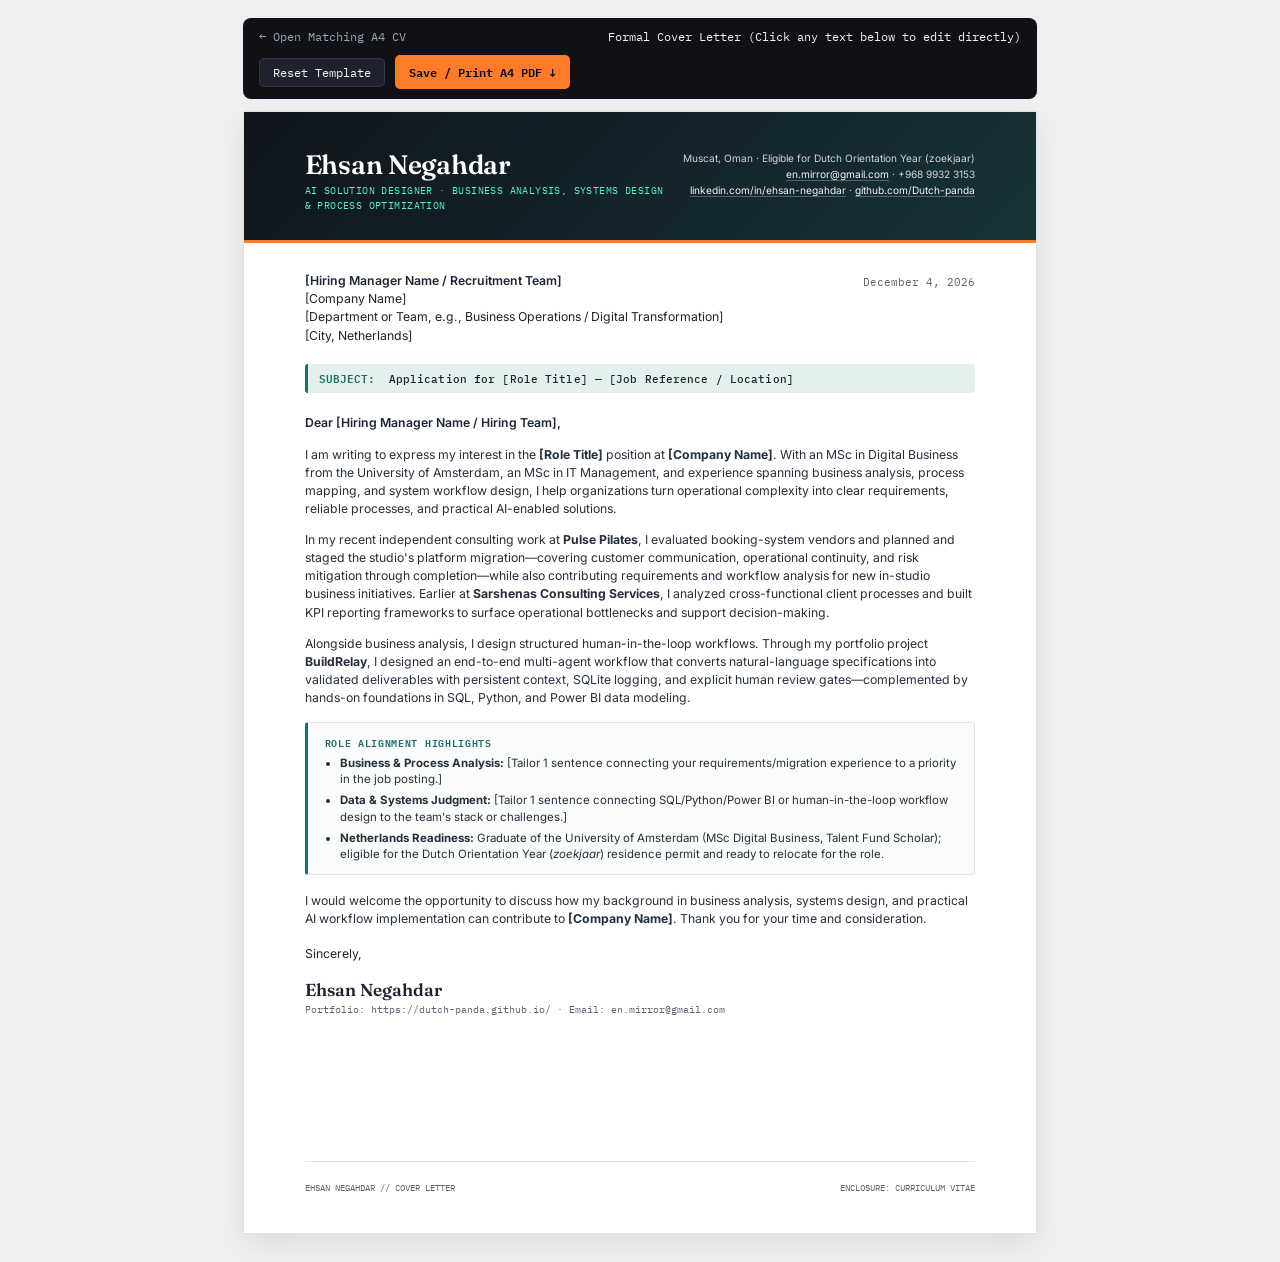
<file: cover-letter.html>
<!DOCTYPE html>
<html lang="en">
<head>
  <meta charset="UTF-8" />
  <meta name="viewport" content="width=device-width, initial-scale=1.0" />
  <title>Ehsan Negahdar — Cover Letter (A4 Printable Template)</title>
  <meta name="description" content="Formal A4 printable cover letter template for Ehsan Negahdar — AI Solution Designer: Business Analysis, Systems Design &amp; Process Optimization." />
  <meta name="author" content="Ehsan Negahdar" />
  <link rel="icon" type="image/svg+xml" href="./assets/logo-git-e.svg" />
  <link rel="preconnect" href="https://fonts.googleapis.com" />
  <link rel="preconnect" href="https://fonts.gstatic.com" crossorigin />
  <link
    href="https://fonts.googleapis.com/css2?family=Fraunces:opsz,wght@9..144,500;9..144,600&family=Inter:wght@400;500;600;700&family=IBM+Plex+Mono:wght@400;500&display=swap"
    rel="stylesheet"
  />
  <style>
    :root {
      --bg: #eef1f0;
      --panel: #ffffff;
      --ink: #1b2430;
      --ink-soft: #5b6472;
      --accent: #1e6e67;
      --accent-tint: #e4f0ee;
      --line: #dee3e3;
      --mono: 'IBM Plex Mono', monospace;
    }

    @page {
      size: A4 portrait;
      margin: 0;
    }

    *, *::before, *::after {
      box-sizing: border-box;
      margin: 0;
      padding: 0;
    }

    html, body {
      background: var(--bg);
      color: var(--ink);
      font-family: 'Inter', -apple-system, BlinkMacSystemFont, sans-serif;
      font-size: 9.2pt;
      line-height: 1.48;
      -webkit-font-smoothing: antialiased;
      -webkit-print-color-adjust: exact;
      print-color-adjust: exact;
    }

    /* Top action toolbar (screen only) */
    .screen-toolbar {
      max-width: 210mm;
      margin: 18px auto 12px;
      display: flex;
      justify-content: space-between;
      align-items: center;
      flex-wrap: wrap;
      gap: 10px;
      padding: 10px 16px;
      background: #101116;
      color: #f4f4f6;
      border-radius: 8px;
      font-family: var(--mono);
      font-size: 11.5px;
    }

    .toolbar-actions {
      display: flex;
      gap: 10px;
      align-items: center;
      flex-wrap: wrap;
    }

    .toolbar-btn {
      background: #ff7b29;
      color: #0b0b0d;
      border: none;
      padding: 7px 14px;
      border-radius: 5px;
      font-family: var(--mono);
      font-size: 11.5px;
      font-weight: 600;
      cursor: pointer;
      text-decoration: none;
    }

    .toolbar-btn-secondary {
      background: #1e222d;
      color: #f4f4f6;
      border: 1px solid #303646;
      padding: 6px 13px;
      border-radius: 5px;
      font-family: var(--mono);
      font-size: 11.5px;
      cursor: pointer;
      text-decoration: none;
    }

    .toolbar-btn-secondary:hover {
      border-color: #4b5563;
      color: #ffffff;
    }

    .toolbar-link {
      color: #9ca3af;
      text-decoration: none;
    }

    .toolbar-link:hover {
      color: #ffffff;
    }

    /* A4 Sheet Container: 210mm x 297mm */
    .a4-sheet {
      width: 210mm;
      min-height: 297mm;
      margin: 0 auto 28px;
      background: var(--panel);
      border: 1px solid var(--line);
      box-shadow: 0 10px 30px rgba(0, 0, 0, 0.08);
      display: flex;
      flex-direction: column;
    }

    /* ---------- Header (Colored Band Paired with Portfolio & A4 CV) ---------- */
    header {
      padding: 10mm 16mm 7mm;
      background-color: #13252a;
      background-image: linear-gradient(135deg, #10141b 0%, #163338 100%);
      border-bottom: 3px solid #ff7b29;
      flex-shrink: 0;
    }

    .name-row {
      display: flex;
      justify-content: space-between;
      align-items: flex-start;
      gap: 16px;
    }

    h1 {
      font-family: 'Fraunces', serif;
      font-weight: 600;
      font-size: 20pt;
      letter-spacing: -0.01em;
      line-height: 1.15;
      color: #ffffff;
    }

    .title {
      font-family: var(--mono);
      font-size: 7.6pt;
      letter-spacing: 0.04em;
      line-height: 1.45;
      text-transform: uppercase;
      color: #5eead4;
      margin-top: 4px;
      max-width: 105mm;
    }

    .contact {
      font-size: 7.6pt;
      color: #d1d5db;
      text-align: right;
      line-height: 1.6;
      white-space: nowrap;
      flex-shrink: 0;
    }

    .contact a {
      color: #f3f4f6;
      text-decoration: none;
      border-bottom: 1px solid rgba(255, 255, 255, 0.28);
    }

    /* ---------- Letter Content ---------- */
    main.letter-body {
      flex: 1;
      padding: 7.5mm 16mm 10mm;
      display: flex;
      flex-direction: column;
    }

    .letter-meta-row {
      display: flex;
      justify-content: space-between;
      align-items: flex-start;
      gap: 20px;
      margin-bottom: 5mm;
    }

    .recipient-block {
      font-size: 9.2pt;
      line-height: 1.5;
      color: var(--ink);
    }

    .recipient-line {
      display: block;
    }

    .recipient-name {
      font-weight: 600;
    }

    .letter-date {
      font-family: var(--mono);
      font-size: 8.2pt;
      color: var(--ink-soft);
      text-align: right;
      white-space: nowrap;
      padding-top: 2px;
    }

    .subject-bar {
      background: var(--accent-tint);
      border-left: 3px solid var(--accent);
      padding: 6px 11px;
      margin-bottom: 5.5mm;
      font-family: var(--mono);
      font-size: 8.3pt;
      font-weight: 500;
      color: var(--ink);
      letter-spacing: 0.01em;
    }

    .subject-label {
      color: var(--accent);
      font-weight: 600;
      margin-right: 6px;
      text-transform: uppercase;
    }

    .salutation {
      font-weight: 600;
      margin-bottom: 3.5mm;
      color: var(--ink);
    }

    .letter-paragraphs p {
      margin-bottom: 3.4mm;
      color: #26303c;
      text-align: left;
    }

    .letter-paragraphs p:last-child {
      margin-bottom: 0;
    }

    /* Optional Key Alignment Highlights */
    .alignment-box {
      margin: 4mm 0 4.5mm;
      padding: 3mm 4.5mm;
      border: 1px solid var(--line);
      border-left: 3px solid var(--accent);
      background: #fafcfb;
    }

    .alignment-heading {
      font-family: var(--mono);
      font-size: 7.3pt;
      text-transform: uppercase;
      letter-spacing: 0.07em;
      color: var(--accent);
      font-weight: 600;
      margin-bottom: 1.5mm;
    }

    .alignment-list {
      padding-left: 4mm;
      margin: 0;
    }

    .alignment-list li {
      font-size: 8.6pt;
      line-height: 1.44;
      color: #26303c;
      margin-bottom: 1.2mm;
    }

    .alignment-list li:last-child {
      margin-bottom: 0;
    }

    /* Closing & Signature */
    .closing-block {
      margin-top: 4.5mm;
    }

    .closing-phrase {
      margin-bottom: 4.5mm;
      color: var(--ink);
    }

    .signature-name {
      font-family: 'Fraunces', serif;
      font-size: 13pt;
      font-weight: 600;
      color: var(--ink);
      line-height: 1.2;
    }

    .signature-meta {
      font-family: var(--mono);
      font-size: 7.4pt;
      color: var(--ink-soft);
      margin-top: 2px;
    }

    .letter-footer {
      margin-top: auto;
      padding-top: 5mm;
      border-top: 1px solid var(--line);
      display: flex;
      justify-content: space-between;
      align-items: center;
      font-family: var(--mono);
      font-size: 7pt;
      color: var(--ink-soft);
    }

    /* Screen-only editable affordance */
    [contenteditable="true"] {
      outline: none;
      border-radius: 3px;
      transition: background-color 140ms ease, box-shadow 140ms ease;
    }

    [contenteditable="true"]:hover {
      background-color: rgba(30, 110, 103, 0.045);
    }

    [contenteditable="true"]:focus {
      background-color: rgba(30, 110, 103, 0.07);
      box-shadow: 0 0 0 1.5px rgba(30, 110, 103, 0.4);
    }

    @media print {
      html, body {
        background: #ffffff;
      }

      .screen-toolbar {
        display: none !important;
      }

      .a4-sheet {
        margin: 0;
        border: none;
        box-shadow: none;
        width: 100%;
        min-height: 295mm;
        height: auto;
      }

      [contenteditable="true"],
      [contenteditable="true"]:hover,
      [contenteditable="true"]:focus {
        background-color: transparent !important;
        box-shadow: none !important;
      }
    }
  </style>
</head>
<body>
  <div class="screen-toolbar">
    <a href="./cv-a4.html" class="toolbar-link">← Open Matching A4 CV</a>
    <span>Formal Cover Letter (Click any text below to edit directly)</span>
    <div class="toolbar-actions">
      <button type="button" class="toolbar-btn-secondary" id="reset-template-btn">Reset Template</button>
      <button type="button" class="toolbar-btn" onclick="window.print()">Save / Print A4 PDF ↓</button>
    </div>
  </div>

  <div class="a4-sheet">
    <header>
      <div class="name-row">
        <div>
          <h1>Ehsan Negahdar</h1>
          <div class="title">AI Solution Designer · Business Analysis, Systems Design &amp; Process Optimization</div>
        </div>
        <div class="contact">
          Muscat, Oman · Eligible for Dutch Orientation Year (zoekjaar)<br />
          <a href="mailto:en.mirror@gmail.com">en.mirror@gmail.com</a> · +968 9932 3153<br />
          <a href="https://www.linkedin.com/in/ehsan-negahdar/" target="_blank" rel="noopener noreferrer">linkedin.com/in/ehsan-negahdar</a> ·
          <a href="https://github.com/Dutch-panda" target="_blank" rel="noopener noreferrer">github.com/Dutch-panda</a>
        </div>
      </div>
    </header>

    <main class="letter-body">
      <div class="letter-meta-row">
        <div class="recipient-block" contenteditable="true" data-field="recipient">
          <span class="recipient-line recipient-name">[Hiring Manager Name / Recruitment Team]</span>
          <span class="recipient-line">[Company Name]</span>
          <span class="recipient-line">[Department or Team, e.g., Business Operations / Digital Transformation]</span>
          <span class="recipient-line">[City, Netherlands]</span>
        </div>
        <div class="letter-date" contenteditable="true" data-field="date" id="letter-date">
          November 23, 2026
        </div>
      </div>

      <div class="subject-bar" contenteditable="true" data-field="subject">
        <span class="subject-label">Subject:</span> Application for [Role Title] — [Job Reference / Location]
      </div>

      <div class="salutation" contenteditable="true" data-field="salutation">
        Dear [Hiring Manager Name / Hiring Team],
      </div>

      <div class="letter-paragraphs" contenteditable="true" data-field="body">
        <p>
          I am writing to express my interest in the <strong>[Role Title]</strong> position at <strong>[Company Name]</strong>. With an MSc in Digital Business from the University of Amsterdam, an MSc in IT Management, and experience spanning business analysis, process mapping, and system workflow design, I help organizations turn operational complexity into clear requirements, reliable processes, and practical AI-enabled solutions.
        </p>
        <p>
          In my recent independent consulting work at <strong>Pulse Pilates</strong>, I evaluated booking-system vendors and planned and staged the studio's platform migration—covering customer communication, operational continuity, and risk mitigation through completion—while also contributing requirements and workflow analysis for new in-studio business initiatives. Earlier at <strong>Sarshenas Consulting Services</strong>, I analyzed cross-functional client processes and built KPI reporting frameworks to surface operational bottlenecks and support decision-making.
        </p>
        <p>
          Alongside business analysis, I design structured human-in-the-loop workflows. Through my portfolio project <strong>BuildRelay</strong>, I designed an end-to-end multi-agent workflow that converts natural-language specifications into validated deliverables with persistent context, SQLite logging, and explicit human review gates—complemented by hands-on foundations in SQL, Python, and Power BI data modeling.
        </p>
      </div>

      <div class="alignment-box" contenteditable="true" data-field="alignment">
        <div class="alignment-heading">Role Alignment Highlights</div>
        <ul class="alignment-list">
          <li><strong>Business &amp; Process Analysis:</strong> [Tailor 1 sentence connecting your requirements/migration experience to a priority in the job posting.]</li>
          <li><strong>Data &amp; Systems Judgment:</strong> [Tailor 1 sentence connecting SQL/Python/Power BI or human-in-the-loop workflow design to the team's stack or challenges.]</li>
          <li><strong>Netherlands Readiness:</strong> Graduate of the University of Amsterdam (MSc Digital Business, Talent Fund Scholar); eligible for the Dutch Orientation Year (<em>zoekjaar</em>) residence permit and ready to relocate for the role.</li>
        </ul>
      </div>

      <div class="letter-paragraphs" contenteditable="true" data-field="closing-paragraph">
        <p>
          I would welcome the opportunity to discuss how my background in business analysis, systems design, and practical AI workflow implementation can contribute to <strong>[Company Name]</strong>. Thank you for your time and consideration.
        </p>
      </div>

      <div class="closing-block">
        <div class="closing-phrase" contenteditable="true" data-field="closing-phrase">Sincerely,</div>
        <div class="signature-name">Ehsan Negahdar</div>
        <div class="signature-meta">
          Portfolio: https://dutch-panda.github.io/ · Email: en.mirror@gmail.com
        </div>
      </div>

      <div class="letter-footer">
        <span>EHSAN NEGAHDAR // COVER LETTER</span>
        <span>ENCLOSURE: CURRICULUM VITAE</span>
      </div>
    </main>
  </div>

  <script>
    (function () {
      const STORAGE_KEY = 'ehsan_cover_letter_draft_v1';
      const editableNodes = Array.from(document.querySelectorAll('[data-field]'));
      const defaults = {};

      editableNodes.forEach((el) => {
        defaults[el.getAttribute('data-field')] = el.innerHTML;
      });

      const dateEl = document.getElementById('letter-date');
      if (dateEl) {
        const today = new Date();
        const formatted = today.toLocaleDateString('en-US', {
          year: 'numeric',
          month: 'long',
          day: 'numeric',
        });
        defaults.date = formatted;
        dateEl.textContent = formatted;
      }

      try {
        const saved = JSON.parse(localStorage.getItem(STORAGE_KEY) || 'null');
        if (saved && typeof saved === 'object') {
          editableNodes.forEach((el) => {
            const key = el.getAttribute('data-field');
            if (typeof saved[key] === 'string') {
              el.innerHTML = saved[key];
            }
          });
        }
      } catch (_) {}

      function saveDraft() {
        try {
          const payload = {};
          editableNodes.forEach((el) => {
            payload[el.getAttribute('data-field')] = el.innerHTML;
          });
          localStorage.setItem(STORAGE_KEY, JSON.stringify(payload));
        } catch (_) {}
      }

      editableNodes.forEach((el) => {
        el.addEventListener('input', saveDraft);
      });

      const resetBtn = document.getElementById('reset-template-btn');
      if (resetBtn) {
        resetBtn.addEventListener('click', () => {
          editableNodes.forEach((el) => {
            const key = el.getAttribute('data-field');
            if (defaults[key] !== undefined) {
              el.innerHTML = defaults[key];
            }
          });
          try {
            localStorage.removeItem(STORAGE_KEY);
          } catch (_) {}
        });
      }
    })();
  </script>
</body>
</html>
</file>
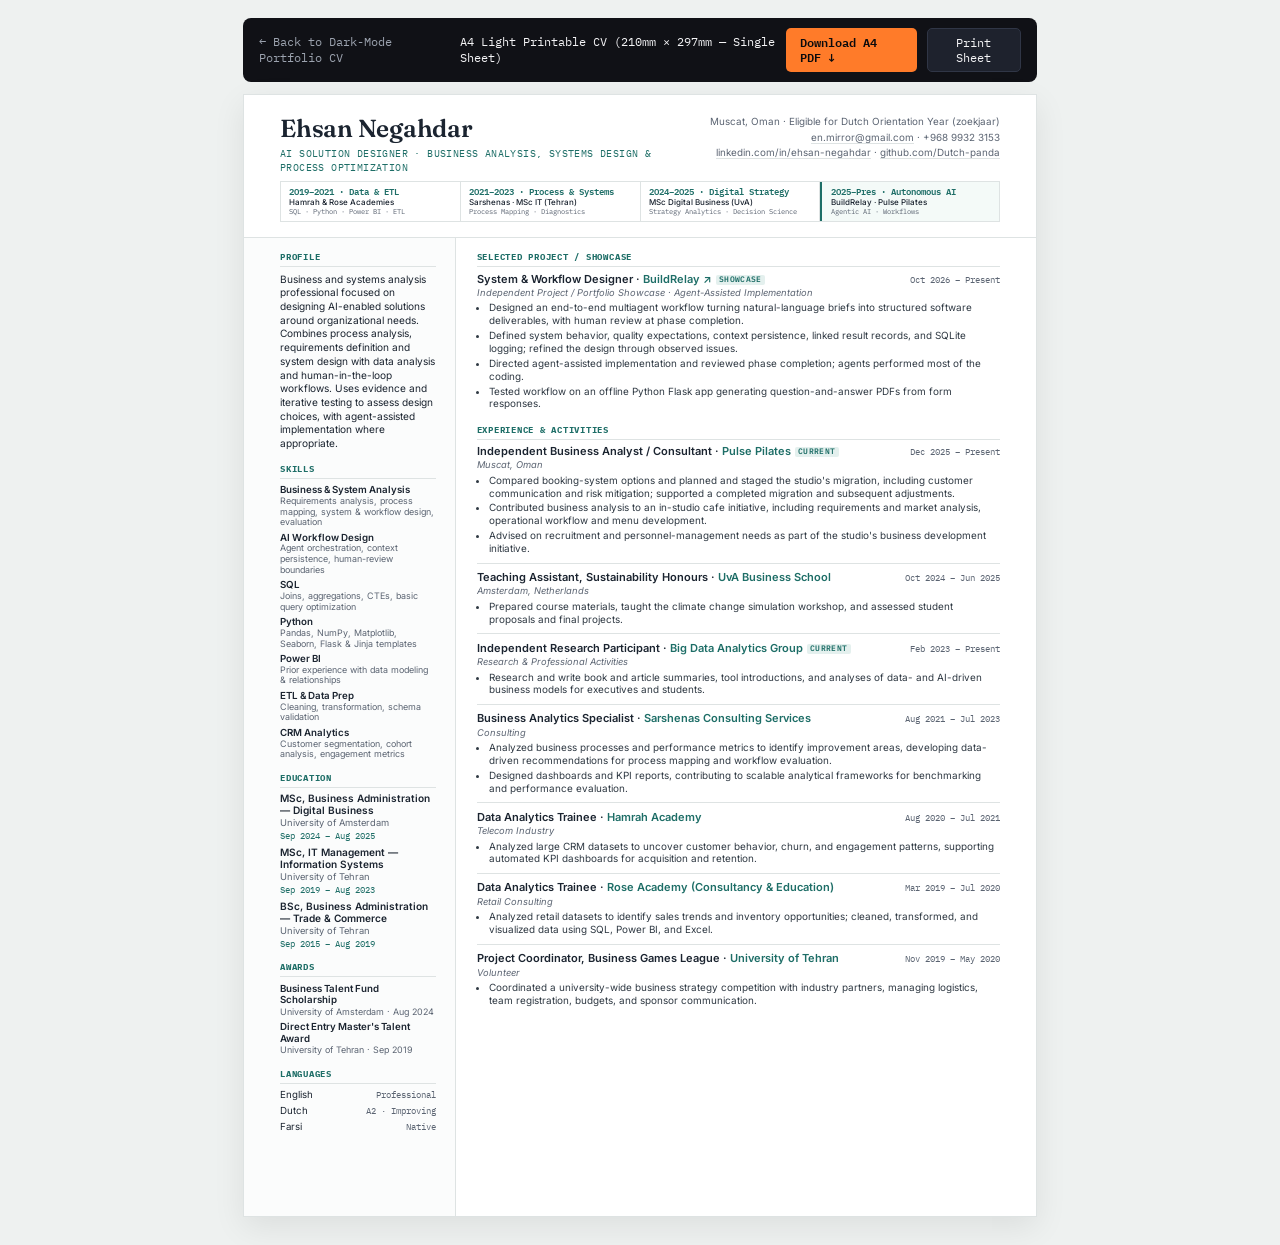
<file: cv-a4.html>
<!DOCTYPE html>
<html lang="en">
<head>
  <meta charset="UTF-8" />
  <meta name="viewport" content="width=device-width, initial-scale=1.0" />
  <title>Ehsan Negahdar — CV (A4 Printable)</title>
  <meta name="description" content="Print-ready curriculum vitae of Ehsan Negahdar — AI Solution Designer: Business Analysis, Systems Design &amp; Process Optimization." />
  <meta name="author" content="Ehsan Negahdar" />
  <link rel="icon" type="image/svg+xml" href="./assets/logo-git-e.svg" />
  <link rel="preconnect" href="https://fonts.googleapis.com" />
  <link rel="preconnect" href="https://fonts.gstatic.com" crossorigin />
  <link
    href="https://fonts.googleapis.com/css2?family=Fraunces:opsz,wght@9..144,500;9..144,600&family=Inter:wght@400;500;600;700&family=IBM+Plex+Mono:wght@400;500&display=swap"
    rel="stylesheet"
  />
  <style>
    :root {
      --bg: #eef1f0;
      --panel: #ffffff;
      --ink: #1b2430;
      --ink-soft: #5b6472;
      --accent: #1e6e67;
      --accent-tint: #e4f0ee;
      --line: #dee3e3;
      --mono: 'IBM Plex Mono', monospace;
    }

    @page {
      size: A4 portrait;
      margin: 0;
    }

    *, *::before, *::after {
      box-sizing: border-box;
      margin: 0;
      padding: 0;
    }

    html, body {
      background: var(--bg);
      color: var(--ink);
      font-family: 'Inter', -apple-system, BlinkMacSystemFont, sans-serif;
      font-size: 8.6pt;
      line-height: 1.32;
      -webkit-font-smoothing: antialiased;
      -webkit-print-color-adjust: exact;
      print-color-adjust: exact;
    }

    /* Top action toolbar (screen only) */
    .screen-toolbar {
      max-width: 210mm;
      margin: 18px auto 12px;
      display: flex;
      justify-content: space-between;
      align-items: center;
      padding: 10px 16px;
      background: #101116;
      color: #f4f4f6;
      border-radius: 8px;
      font-family: var(--mono);
      font-size: 12px;
    }

    .toolbar-actions {
      display: flex;
      gap: 10px;
      align-items: center;
    }

    .toolbar-btn {
      background: #ff7b29;
      color: #0b0b0d;
      border: none;
      padding: 7px 14px;
      border-radius: 5px;
      font-family: var(--mono);
      font-size: 11.5px;
      font-weight: 600;
      cursor: pointer;
      text-decoration: none;
    }

    .toolbar-btn-secondary {
      background: #1e222d;
      color: #f4f4f6;
      border: 1px solid #303646;
      padding: 6px 13px;
      border-radius: 5px;
      font-family: var(--mono);
      font-size: 11.5px;
      cursor: pointer;
      text-decoration: none;
    }

    .toolbar-link {
      color: #9ca3af;
      text-decoration: none;
    }

    .toolbar-link:hover {
      color: #ffffff;
    }

    /* A4 Sheet Container: 210mm x 297mm (Calibrated for full content visibility) */
    .a4-sheet {
      width: 210mm;
      min-height: 297mm;
      height: auto;
      margin: 0 auto 28px;
      background: var(--panel);
      border: 1px solid var(--line);
      box-shadow: 0 10px 30px rgba(0, 0, 0, 0.08);
      display: flex;
      flex-direction: column;
      overflow: visible;
    }

    /* ---------- Header ---------- */
    header {
      padding: 5mm 9.5mm 4mm;
      border-bottom: 1px solid var(--line);
      flex-shrink: 0;
    }

    .name-row {
      display: flex;
      justify-content: space-between;
      align-items: flex-start;
      gap: 16px;
    }

    h1 {
      font-family: 'Fraunces', serif;
      font-weight: 600;
      font-size: 18.5pt;
      letter-spacing: -0.01em;
      line-height: 1.15;
      color: var(--ink);
    }

    .title {
      font-family: var(--mono);
      font-size: 7.5pt;
      letter-spacing: 0.04em;
      line-height: 1.4;
      text-transform: uppercase;
      color: var(--accent);
      margin-top: 4px;
      max-width: 105mm;
    }

    .contact {
      font-size: 7.4pt;
      color: var(--ink-soft);
      text-align: right;
      line-height: 1.55;
      white-space: nowrap;
      flex-shrink: 0;
    }

    .contact a {
      color: var(--ink-soft);
      text-decoration: none;
      border-bottom: 1px solid var(--line);
    }

    /* Career & Skills Roadmap Strip (Replaces 4 data squares) */
    .roadmap-strip {
      display: grid;
      grid-template-columns: repeat(4, 1fr);
      gap: 1px;
      background: var(--line);
      border: 1px solid var(--line);
      margin-top: 1.8mm;
    }

    .roadmap-col {
      background: var(--panel);
      padding: 1.2mm 2.2mm;
    }

    .roadmap-col.current {
      background: #f4faf8;
      border-left: 2px solid var(--accent);
    }

    .rm-period {
      font-family: var(--mono);
      font-size: 6.4pt;
      color: var(--accent);
      font-weight: 600;
      line-height: 1.15;
    }

    .rm-org {
      font-size: 6pt;
      color: var(--ink);
      font-weight: 500;
      margin-top: 0.3mm;
      line-height: 1.15;
    }

    .rm-skills {
      font-size: 5.4pt;
      color: var(--ink-soft);
      font-family: var(--mono);
      margin-top: 0.3mm;
      line-height: 1.15;
    }

    /* ---------- Two-Column Body Filling Remainder of A4 ---------- */
    .body-grid {
      display: grid;
      grid-template-columns: 56mm 1fr;
      flex: 1;
      min-height: 0;
    }

    aside {
      padding: 3.5mm 5mm 3.5mm 9.5mm;
      border-right: 1px solid var(--line);
      background: #fbfcfc;
      display: flex;
      flex-direction: column;
      justify-content: flex-start;
    }

    main {
      padding: 3.5mm 9.5mm 3.5mm 5.5mm;
      display: flex;
      flex-direction: column;
    }

    h2 {
      font-family: var(--mono);
      font-size: 7.1pt;
      letter-spacing: 0.08em;
      text-transform: uppercase;
      color: var(--accent);
      margin: 0 0 1.4mm;
      padding-bottom: 0.7mm;
      border-bottom: 1px solid var(--line);
      flex-shrink: 0;
    }

    .aside-section {
      margin-bottom: 3.2mm;
    }

    .aside-section:last-child {
      margin-bottom: 0;
    }

    p.summary {
      color: var(--ink);
      font-size: 7.6pt;
      line-height: 1.35;
    }

    .skill-item {
      font-size: 7.3pt;
      margin-bottom: 1mm;
      line-height: 1.2;
    }

    .skill-item:last-child {
      margin-bottom: 0;
    }

    .skill-item .sk-name {
      font-weight: 600;
      color: var(--ink);
    }

    .skill-item .sk-desc {
      display: block;
      color: var(--ink-soft);
      font-size: 6.7pt;
    }

    .edu-item {
      margin-bottom: 1.4mm;
    }

    .edu-item:last-child {
      margin-bottom: 0;
    }

    .edu-item .deg {
      font-weight: 600;
      font-size: 7.6pt;
      color: var(--ink);
      line-height: 1.18;
    }

    .edu-item .school {
      font-size: 7pt;
      color: var(--ink-soft);
    }

    .edu-item .dates {
      font-family: var(--mono);
      font-size: 6.5pt;
      color: var(--accent);
      margin-top: 0.2mm;
    }

    .award-item {
      margin-bottom: 1.1mm;
      font-size: 7.3pt;
      line-height: 1.18;
    }

    .award-item:last-child {
      margin-bottom: 0;
    }

    .award-item .a-name {
      font-weight: 600;
      color: var(--ink);
      display: block;
    }

    .award-item .a-meta {
      color: var(--ink-soft);
      font-size: 6.7pt;
    }

    .lang-item {
      display: flex;
      justify-content: space-between;
      font-size: 7.3pt;
      margin-bottom: 0.75mm;
    }

    .lang-item:last-child {
      margin-bottom: 0;
    }

    .lang-item .lvl {
      color: var(--ink-soft);
      font-family: var(--mono);
      font-size: 6.8pt;
    }

    /* ---------- Experience Entries ---------- */
    .exp-list {
      display: flex;
      flex-direction: column;
      flex: none;
      justify-content: flex-start;
    }

    .exp-entry {
      padding-bottom: 2mm;
      margin-bottom: 2mm;
      border-bottom: 1px solid var(--line);
    }

    .exp-entry:last-child {
      border-bottom: none;
      margin-bottom: 0;
      padding-bottom: 0;
    }

    .exp-head {
      display: flex;
      justify-content: space-between;
      align-items: baseline;
      gap: 6px;
      margin-bottom: 0.3mm;
    }

    .exp-role {
      font-size: 8.3pt;
      font-weight: 600;
      color: var(--ink);
      line-height: 1.2;
    }

    .exp-role .org {
      color: var(--accent);
      font-weight: 600;
    }

    .exp-dates {
      font-family: var(--mono);
      font-size: 6.8pt;
      color: var(--ink-soft);
      white-space: nowrap;
      flex-shrink: 0;
    }

    .exp-meta {
      font-size: 7pt;
      color: var(--ink-soft);
      font-style: italic;
      margin-bottom: 0.55mm;
    }

    ul.bullets {
      margin: 0;
      padding-left: 3.4mm;
    }

    ul.bullets li {
      margin-bottom: 0.5mm;
      color: #2f3943;
      font-size: 7.45pt;
      line-height: 1.3;
    }

    ul.bullets li:last-child {
      margin-bottom: 0;
    }

    .current-tag {
      display: inline-block;
      font-family: var(--mono);
      font-size: 5.8pt;
      text-transform: uppercase;
      letter-spacing: 0.04em;
      color: var(--accent);
      background: var(--accent-tint);
      padding: 0.5px 3.5px;
      border-radius: 2px;
      margin-left: 4px;
      vertical-align: middle;
    }

    @media print {
      html, body {
        background: #ffffff;
      }
      .screen-toolbar {
        display: none !important;
      }
      .a4-sheet {
        margin: 0;
        border: none;
        box-shadow: none;
        width: 100%;
        min-height: 297mm;
        height: auto;
        overflow: visible;
      }
      .exp-entry, .aside-section, .edu-item {
        break-inside: avoid;
        page-break-inside: avoid;
      }
    }
  </style>
</head>
<body>
  <div class="screen-toolbar">
    <a href="./cv.html" class="toolbar-link">← Back to Dark-Mode Portfolio CV</a>
    <span>A4 Light Printable CV (210mm × 297mm — Single Sheet)</span>
    <div class="toolbar-actions">
      <a href="./assets/Ehsan-Negahdar-CV.pdf" download="Ehsan-Negahdar-CV.pdf" class="toolbar-btn">Download A4 PDF ↓</a>
      <button type="button" class="toolbar-btn-secondary" onclick="window.print()">Print Sheet</button>
    </div>
  </div>

  <div class="a4-sheet">
    <header>
      <div class="name-row">
        <div>
          <h1>Ehsan Negahdar</h1>
          <div class="title">AI Solution Designer · Business Analysis, Systems Design &amp; Process Optimization</div>
        </div>
        <div class="contact">
          Muscat, Oman · Eligible for Dutch Orientation Year (zoekjaar)<br />
          <a href="mailto:en.mirror@gmail.com">en.mirror@gmail.com</a> · +968 9932 3153<br />
          <a href="https://www.linkedin.com/in/ehsan-negahdar/" target="_blank">linkedin.com/in/ehsan-negahdar</a> ·
          <a href="https://github.com/Dutch-panda" target="_blank">github.com/Dutch-panda</a>
        </div>
      </div>

      <div class="roadmap-strip">
        <div class="roadmap-col">
          <div class="rm-period">2019–2021 · Data &amp; ETL</div>
          <div class="rm-org">Hamrah &amp; Rose Academies</div>
          <div class="rm-skills">SQL · Python · Power BI · ETL</div>
        </div>
        <div class="roadmap-col">
          <div class="rm-period">2021–2023 · Process &amp; Systems</div>
          <div class="rm-org">Sarshenas · MSc IT (Tehran)</div>
          <div class="rm-skills">Process Mapping · Diagnostics</div>
        </div>
        <div class="roadmap-col">
          <div class="rm-period">2024–2025 · Digital Strategy</div>
          <div class="rm-org">MSc Digital Business (UvA)</div>
          <div class="rm-skills">Strategy Analytics · Decision Science</div>
        </div>
        <div class="roadmap-col current">
          <div class="rm-period">2025–Pres · Autonomous AI</div>
          <div class="rm-org">BuildRelay · Pulse Pilates</div>
          <div class="rm-skills">Agentic AI · Workflows</div>
        </div>
      </div>
    </header>

    <div class="body-grid">
      <aside>
        <div class="aside-section">
          <h2>Profile</h2>
          <p class="summary">
            Business and systems analysis professional focused on designing AI-enabled solutions around organizational needs. Combines process analysis, requirements definition and system design with data analysis and human-in-the-loop workflows. Uses evidence and iterative testing to assess design choices, with agent-assisted implementation where appropriate.
          </p>
        </div>

        <div class="aside-section">
          <h2>Skills</h2>
          <div class="skill-item"><span class="sk-name">Business &amp; System Analysis</span><span class="sk-desc">Requirements analysis, process mapping, system &amp; workflow design, evaluation</span></div>
          <div class="skill-item"><span class="sk-name">AI Workflow Design</span><span class="sk-desc">Agent orchestration, context persistence, human-review boundaries</span></div>
          <div class="skill-item"><span class="sk-name">SQL</span><span class="sk-desc">Joins, aggregations, CTEs, basic query optimization</span></div>
          <div class="skill-item"><span class="sk-name">Python</span><span class="sk-desc">Pandas, NumPy, Matplotlib, Seaborn, Flask &amp; Jinja templates</span></div>
          <div class="skill-item"><span class="sk-name">Power BI</span><span class="sk-desc">Prior experience with data modeling &amp; relationships</span></div>
          <div class="skill-item"><span class="sk-name">ETL &amp; Data Prep</span><span class="sk-desc">Cleaning, transformation, schema validation</span></div>
          <div class="skill-item"><span class="sk-name">CRM Analytics</span><span class="sk-desc">Customer segmentation, cohort analysis, engagement metrics</span></div>
        </div>

        <div class="aside-section">
          <h2>Education</h2>
          <div class="edu-item">
            <div class="deg">MSc, Business Administration — Digital Business</div>
            <div class="school">University of Amsterdam</div>
            <div class="dates">Sep 2024 – Aug 2025</div>
          </div>
          <div class="edu-item">
            <div class="deg">MSc, IT Management — Information Systems</div>
            <div class="school">University of Tehran</div>
            <div class="dates">Sep 2019 – Aug 2023</div>
          </div>
          <div class="edu-item">
            <div class="deg">BSc, Business Administration — Trade &amp; Commerce</div>
            <div class="school">University of Tehran</div>
            <div class="dates">Sep 2015 – Aug 2019</div>
          </div>
        </div>

        <div class="aside-section">
          <h2>Awards</h2>
          <div class="award-item">
            <span class="a-name">Business Talent Fund Scholarship</span>
            <span class="a-meta">University of Amsterdam · Aug 2024</span>
          </div>
          <div class="award-item">
            <span class="a-name">Direct Entry Master's Talent Award</span>
            <span class="a-meta">University of Tehran · Sep 2019</span>
          </div>
        </div>

        <div class="aside-section">
          <h2>Languages</h2>
          <div class="lang-item"><span>English</span><span class="lvl">Professional</span></div>
          <div class="lang-item"><span>Dutch</span><span class="lvl">A2 · Improving</span></div>
          <div class="lang-item"><span>Farsi</span><span class="lvl">Native</span></div>
        </div>
      </aside>

      <main>
        <h2>Selected Project / Showcase</h2>
        <div class="exp-list" style="margin-bottom: 3.5mm;">
          <div class="exp-entry">
            <div class="exp-head">
              <div class="exp-role">System &amp; Workflow Designer · <a href="https://github.com/Dutch-panda/BuildRelay" target="_blank" class="org-link" style="color: var(--accent); font-weight: 600; text-decoration: none;">BuildRelay ↗</a><span class="current-tag">Showcase</span></div>
              <div class="exp-dates">Oct 2026 – Present</div>
            </div>
            <div class="exp-meta">Independent Project / Portfolio Showcase · Agent-Assisted Implementation</div>
            <ul class="bullets">
              <li>Designed an end-to-end multiagent workflow turning natural-language briefs into structured software deliverables, with human review at phase completion.</li>
              <li>Defined system behavior, quality expectations, context persistence, linked result records, and SQLite logging; refined the design through observed issues.</li>
              <li>Directed agent-assisted implementation and reviewed phase completion; agents performed most of the coding.</li>
              <li>Tested workflow on an offline Python Flask app generating question-and-answer PDFs from form responses.</li>
            </ul>
          </div>
        </div>

        <h2>Experience &amp; Activities</h2>
        <div class="exp-list">
          <div class="exp-entry">
            <div class="exp-head">
              <div class="exp-role">Independent Business Analyst / Consultant · <span class="org">Pulse Pilates</span><span class="current-tag">Current</span></div>
              <div class="exp-dates">Dec 2025 – Present</div>
            </div>
            <div class="exp-meta">Muscat, Oman</div>
            <ul class="bullets">
              <li>Compared booking-system options and planned and staged the studio's migration, including customer communication and risk mitigation; supported a completed migration and subsequent adjustments.</li>
              <li>Contributed business analysis to an in-studio cafe initiative, including requirements and market analysis, operational workflow and menu development.</li>
              <li>Advised on recruitment and personnel-management needs as part of the studio's business development initiative.</li>
            </ul>
          </div>

          <div class="exp-entry">
            <div class="exp-head">
              <div class="exp-role">Teaching Assistant, Sustainability Honours · <span class="org">UvA Business School</span></div>
              <div class="exp-dates">Oct 2024 – Jun 2025</div>
            </div>
            <div class="exp-meta">Amsterdam, Netherlands</div>
            <ul class="bullets">
              <li>Prepared course materials, taught the climate change simulation workshop, and assessed student proposals and final projects.</li>
            </ul>
          </div>

          <div class="exp-entry">
            <div class="exp-head">
              <div class="exp-role">Independent Research Participant · <span class="org">Big Data Analytics Group</span><span class="current-tag">Current</span></div>
              <div class="exp-dates">Feb 2023 – Present</div>
            </div>
            <div class="exp-meta">Research &amp; Professional Activities</div>
            <ul class="bullets">
              <li>Research and write book and article summaries, tool introductions, and analyses of data- and AI-driven business models for executives and students.</li>
            </ul>
          </div>

          <div class="exp-entry">
            <div class="exp-head">
              <div class="exp-role">Business Analytics Specialist · <span class="org">Sarshenas Consulting Services</span></div>
              <div class="exp-dates">Aug 2021 – Jul 2023</div>
            </div>
            <div class="exp-meta">Consulting</div>
            <ul class="bullets">
              <li>Analyzed business processes and performance metrics to identify improvement areas, developing data-driven recommendations for process mapping and workflow evaluation.</li>
              <li>Designed dashboards and KPI reports, contributing to scalable analytical frameworks for benchmarking and performance evaluation.</li>
            </ul>
          </div>

          <div class="exp-entry">
            <div class="exp-head">
              <div class="exp-role">Data Analytics Trainee · <span class="org">Hamrah Academy</span></div>
              <div class="exp-dates">Aug 2020 – Jul 2021</div>
            </div>
            <div class="exp-meta">Telecom Industry</div>
            <ul class="bullets">
              <li>Analyzed large CRM datasets to uncover customer behavior, churn, and engagement patterns, supporting automated KPI dashboards for acquisition and retention.</li>
            </ul>
          </div>

          <div class="exp-entry">
            <div class="exp-head">
              <div class="exp-role">Data Analytics Trainee · <span class="org">Rose Academy (Consultancy &amp; Education)</span></div>
              <div class="exp-dates">Mar 2019 – Jul 2020</div>
            </div>
            <div class="exp-meta">Retail Consulting</div>
            <ul class="bullets">
              <li>Analyzed retail datasets to identify sales trends and inventory opportunities; cleaned, transformed, and visualized data using SQL, Power BI, and Excel.</li>
            </ul>
          </div>

          <div class="exp-entry">
            <div class="exp-head">
              <div class="exp-role">Project Coordinator, Business Games League · <span class="org">University of Tehran</span></div>
              <div class="exp-dates">Nov 2019 – May 2020</div>
            </div>
            <div class="exp-meta">Volunteer</div>
            <ul class="bullets">
              <li>Coordinated a university-wide business strategy competition with industry partners, managing logistics, team registration, budgets, and sponsor communication.</li>
            </ul>
          </div>
        </div>
      </main>
    </div>
  </div>
</body>
</html>
</file>
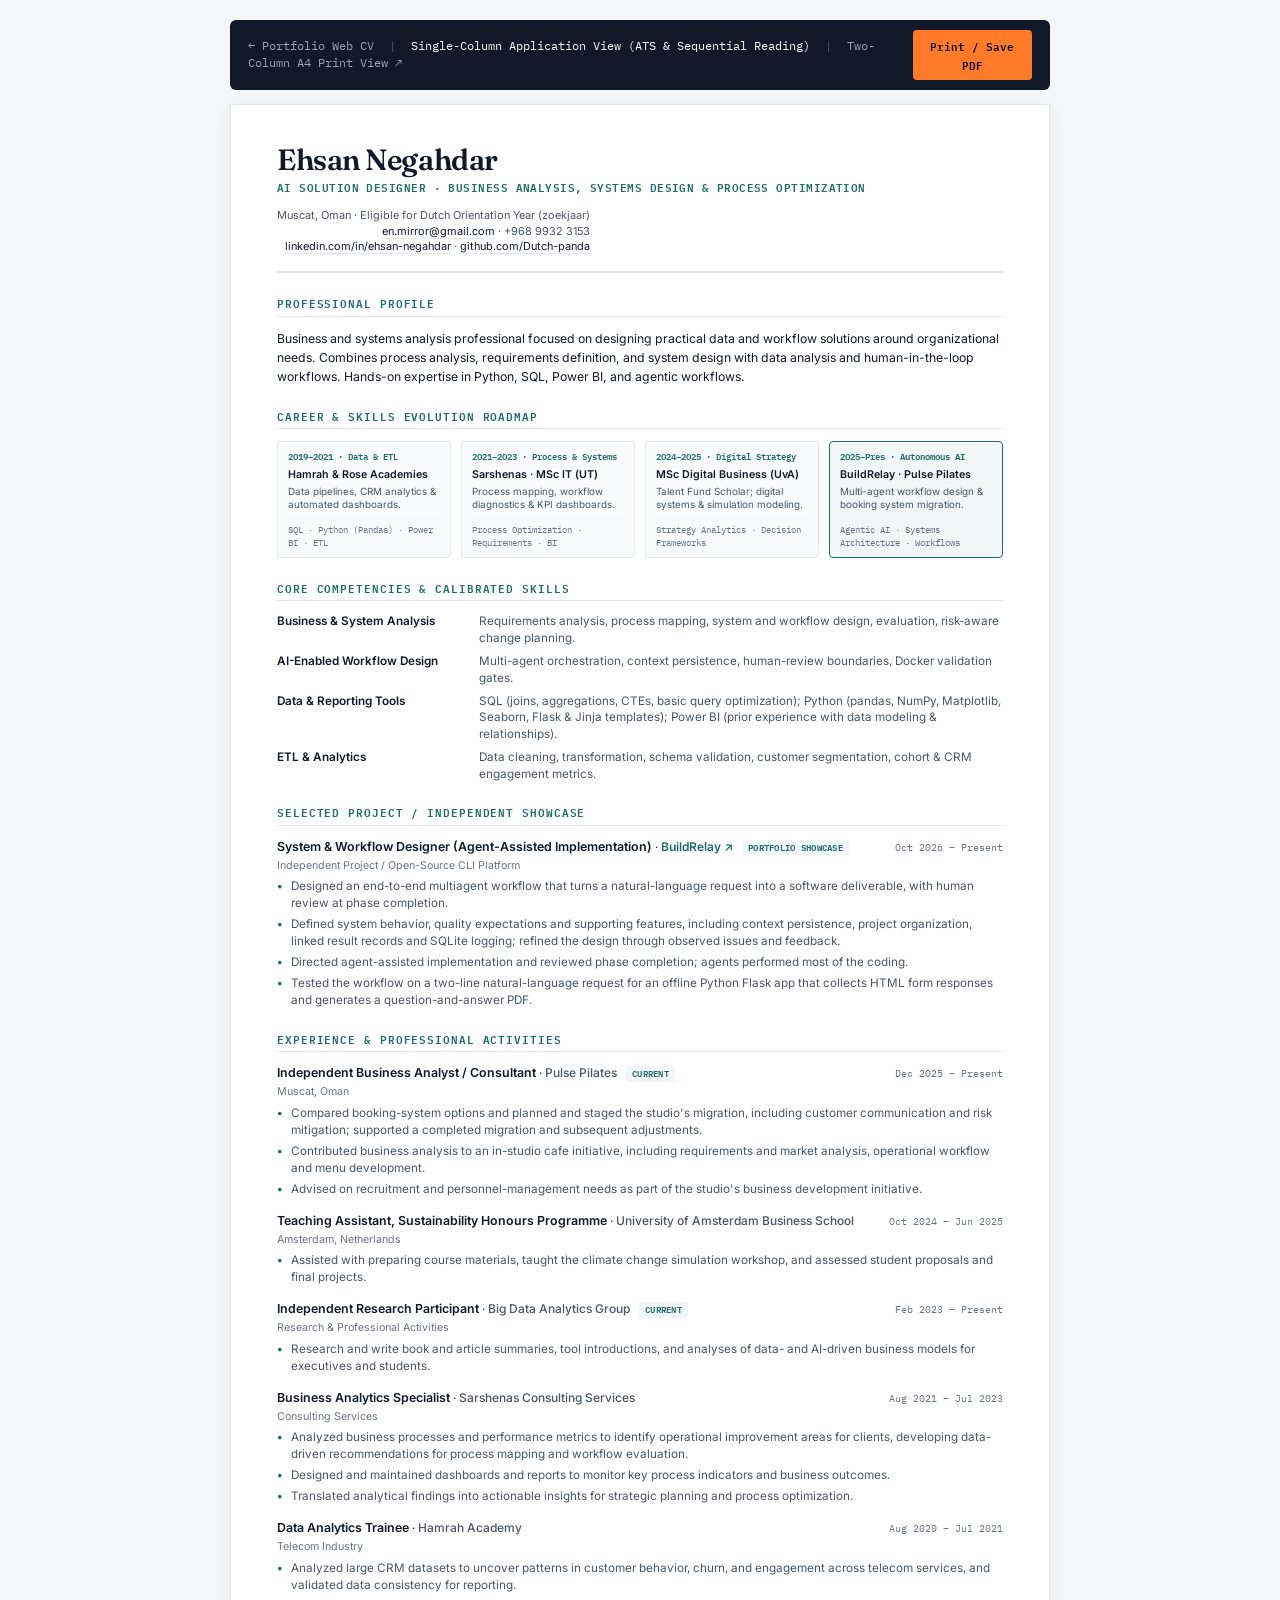
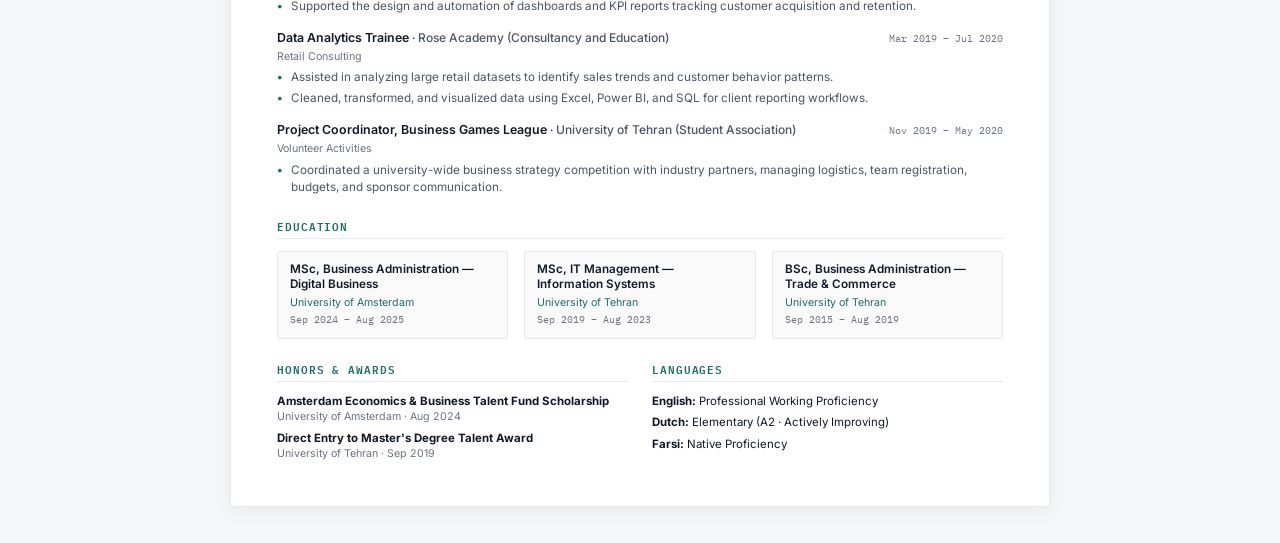
<file: cv-app.html>
<!DOCTYPE html>
<html lang="en">
<head>
  <meta charset="UTF-8" />
  <meta name="viewport" content="width=device-width, initial-scale=1.0" />
  <title>Ehsan Negahdar — CV (Application View)</title>
  <meta name="description" content="Curriculum Vitae of Ehsan Negahdar — AI Solution Designer · Business Analysis, Systems Design &amp; Process Optimization." />
  <meta name="author" content="Ehsan Negahdar" />
  <link rel="icon" type="image/svg+xml" href="./assets/logo-git-e.svg" />
  <link rel="preconnect" href="https://fonts.googleapis.com" />
  <link rel="preconnect" href="https://fonts.gstatic.com" crossorigin />
  <link
    href="https://fonts.googleapis.com/css2?family=Fraunces:opsz,wght@9..144,500;9..144,600&family=Inter:wght@400;500;600;700&family=IBM+Plex+Mono:wght@400;500&display=swap"
    rel="stylesheet"
  />
  <style>
    :root {
      --bg: #f4f6f8;
      --sheet: #ffffff;
      --ink: #111827;
      --ink-muted: #4b5563;
      --ink-light: #6b7280;
      --accent: #1e6e67;
      --accent-tint: #f0f7f6;
      --line: #e5e7eb;
      --line-subtle: #f3f4f6;
      --mono: 'IBM Plex Mono', monospace;
    }

    @page {
      size: A4 portrait;
      margin: 14mm 16mm;
    }

    *, *::before, *::after {
      box-sizing: border-box;
      margin: 0;
      padding: 0;
    }

    html, body {
      background: var(--bg);
      color: var(--ink);
      font-family: 'Inter', -apple-system, BlinkMacSystemFont, sans-serif;
      font-size: 9pt;
      line-height: 1.45;
      -webkit-font-smoothing: antialiased;
    }

    .screen-toolbar {
      max-width: 820px;
      margin: 20px auto 14px;
      display: flex;
      justify-content: space-between;
      align-items: center;
      padding: 10px 18px;
      background: #111827;
      color: #f9fafb;
      border-radius: 6px;
      font-family: var(--mono);
      font-size: 11.5px;
    }

    .toolbar-link {
      color: #9ca3af;
      text-decoration: none;
      transition: color 0.15s ease;
    }

    .toolbar-link:hover {
      color: #ffffff;
    }

    .toolbar-actions {
      display: flex;
      gap: 10px;
      align-items: center;
    }

    .toolbar-btn {
      background: #ff7b29;
      color: #0b0b0d;
      border: none;
      padding: 6px 14px;
      border-radius: 4px;
      font-family: var(--mono);
      font-size: 11px;
      font-weight: 600;
      cursor: pointer;
      text-decoration: none;
    }

    .toolbar-btn-secondary {
      background: #1f2937;
      color: #f3f4f6;
      border: 1px solid #374151;
      padding: 5px 12px;
      border-radius: 4px;
      font-family: var(--mono);
      font-size: 11px;
      cursor: pointer;
      text-decoration: none;
    }

    /* Single-Column Sheet */
    .app-sheet {
      max-width: 820px;
      margin: 0 auto 36px;
      background: var(--sheet);
      padding: 38px 46px;
      border: 1px solid var(--line);
      box-shadow: 0 4px 18px rgba(0, 0, 0, 0.05);
    }

    /* Header */
    header {
      padding-bottom: 16px;
      border-bottom: 2px solid var(--line);
      margin-bottom: 22px;
    }

    .name-block {
      display: flex;
      justify-content: space-between;
      align-items: flex-end;
      flex-wrap: wrap;
      gap: 12px;
    }

    h1 {
      font-family: 'Fraunces', serif;
      font-weight: 600;
      font-size: 22pt;
      letter-spacing: -0.015em;
      line-height: 1.1;
      color: var(--ink);
    }

    .role-title {
      font-family: var(--mono);
      font-size: 8.5pt;
      letter-spacing: 0.04em;
      text-transform: uppercase;
      color: var(--accent);
      font-weight: 600;
      margin-top: 4px;
    }

    .contact-info {
      font-size: 8.2pt;
      color: var(--ink-muted);
      text-align: right;
      line-height: 1.45;
    }

    .contact-info a {
      color: var(--ink);
      text-decoration: none;
      border-bottom: 1px solid var(--line);
    }

    /* Section Structure */
    section {
      margin-bottom: 22px;
    }

    section:last-child {
      margin-bottom: 0;
    }

    h2.section-heading {
      font-family: var(--mono);
      font-size: 8.5pt;
      letter-spacing: 0.08em;
      text-transform: uppercase;
      color: var(--accent);
      border-bottom: 1px solid var(--line);
      padding-bottom: 4px;
      margin-bottom: 12px;
      font-weight: 600;
    }

    p.profile-text {
      color: var(--ink);
      font-size: 9.2pt;
      line-height: 1.55;
    }

    /* Skills Grid */
    .skills-category-list {
      display: flex;
      flex-direction: column;
      gap: 7px;
    }

    .skill-row {
      display: grid;
      grid-template-columns: 190px 1fr;
      gap: 12px;
      font-size: 8.8pt;
      line-height: 1.4;
    }

    .skill-cat-title {
      font-weight: 600;
      color: var(--ink);
    }

    .skill-cat-desc {
      color: var(--ink-muted);
    }

    /* Roadmap Grid */
    .roadmap-grid {
      display: grid;
      grid-template-columns: repeat(4, 1fr);
      gap: 10px;
      margin-top: 4px;
    }

    .rm-box {
      border: 1px solid var(--line);
      border-radius: 4px;
      padding: 8px 10px;
      background: #fafbfc;
      display: flex;
      flex-direction: column;
      gap: 3px;
    }

    .rm-box.current {
      background: var(--accent-tint);
      border-color: var(--accent);
    }

    .rm-tag {
      font-family: var(--mono);
      font-size: 7pt;
      font-weight: 600;
      color: var(--accent);
    }

    .rm-name {
      font-weight: 600;
      font-size: 8pt;
      color: var(--ink);
    }

    .rm-desc {
      font-size: 7.4pt;
      color: var(--ink-muted);
      line-height: 1.35;
      flex: 1;
    }

    .rm-sk {
      font-family: var(--mono);
      font-size: 6.8pt;
      color: var(--ink-light);
      border-top: 1px solid var(--line-subtle);
      padding-top: 4px;
      margin-top: 3px;
    }

    /* Experience & Projects Entries */
    .entry-list {
      display: flex;
      flex-direction: column;
      gap: 14px;
    }

    .entry {
      page-break-inside: avoid;
    }

    .entry-head {
      display: flex;
      justify-content: space-between;
      align-items: baseline;
      margin-bottom: 2px;
    }

    .entry-title {
      font-size: 9.3pt;
      font-weight: 600;
      color: var(--ink);
    }

    .entry-org {
      font-weight: 500;
      color: var(--ink-muted);
    }

    .entry-tag {
      display: inline-block;
      font-family: var(--mono);
      font-size: 7pt;
      padding: 1px 6px;
      background: var(--accent-tint);
      color: var(--accent);
      border-radius: 2px;
      font-weight: 600;
      margin-left: 6px;
      text-transform: uppercase;
      letter-spacing: 0.03em;
    }

    .entry-dates {
      font-family: var(--mono);
      font-size: 7.8pt;
      color: var(--ink-light);
      white-space: nowrap;
    }

    .entry-meta {
      font-size: 8pt;
      color: var(--ink-light);
      margin-bottom: 5px;
    }

    ul.bullets {
      list-style: none;
      padding: 0;
      display: flex;
      flex-direction: column;
      gap: 4px;
    }

    ul.bullets li {
      position: relative;
      padding-left: 14px;
      font-size: 8.8pt;
      color: var(--ink-muted);
      line-height: 1.45;
    }

    ul.bullets li::before {
      content: "•";
      position: absolute;
      left: 0;
      color: var(--accent);
      font-weight: bold;
    }

    /* Education & Details */
    .edu-grid {
      display: grid;
      grid-template-columns: repeat(3, 1fr);
      gap: 16px;
    }

    .edu-card {
      border: 1px solid var(--line);
      padding: 10px 12px;
      border-radius: 3px;
      background: #fafafa;
    }

    .edu-deg {
      font-size: 8.8pt;
      font-weight: 600;
      color: var(--ink);
      line-height: 1.3;
    }

    .edu-school {
      font-size: 8pt;
      color: var(--accent);
      margin-top: 2px;
    }

    .edu-dates {
      font-family: var(--mono);
      font-size: 7.5pt;
      color: var(--ink-light);
      margin-top: 3px;
    }

    /* Two-col Footer Grid for Awards and Languages */
    .footer-dual-grid {
      display: grid;
      grid-template-columns: 1fr 1fr;
      gap: 24px;
    }

    .meta-item {
      font-size: 8.6pt;
      margin-bottom: 6px;
      line-height: 1.35;
    }

    .meta-item strong {
      color: var(--ink);
    }

    .meta-item span {
      color: var(--ink-light);
      font-size: 8pt;
    }

    @media print {
      body {
        background: #ffffff;
      }
      .screen-toolbar {
        display: none !important;
      }
      .app-sheet {
        max-width: 100%;
        margin: 0;
        padding: 0;
        border: none;
        box-shadow: none;
      }
      .entry {
        page-break-inside: avoid;
      }
    }
  </style>
</head>
<body>
  <div class="screen-toolbar">
    <div>
      <a href="./cv.html" class="toolbar-link">← Portfolio Web CV</a>
      <span style="margin: 0 8px; color: #555;">|</span>
      <span>Single-Column Application View (ATS &amp; Sequential Reading)</span>
      <span style="margin: 0 8px; color: #555;">|</span>
      <a href="./cv-a4.html" class="toolbar-link">Two-Column A4 Print View ↗</a>
    </div>
    <div class="toolbar-actions">
      <button type="button" class="toolbar-btn" onclick="window.print()">Print / Save PDF</button>
    </div>
  </div>

  <main class="app-sheet">
    <header>
      <div class="name-block">
        <div>
          <h1>Ehsan Negahdar</h1>
          <div class="role-title">AI Solution Designer · Business Analysis, Systems Design &amp; Process Optimization</div>
        </div>
        <div class="contact-info">
          Muscat, Oman · Eligible for Dutch Orientation Year (zoekjaar)<br />
          <a href="mailto:en.mirror@gmail.com">en.mirror@gmail.com</a> · +968 9932 3153<br />
          <a href="https://www.linkedin.com/in/ehsan-negahdar/" target="_blank" rel="noopener noreferrer">linkedin.com/in/ehsan-negahdar</a> ·
          <a href="https://github.com/Dutch-panda" target="_blank" rel="noopener noreferrer">github.com/Dutch-panda</a>
        </div>
      </div>
    </header>

    <section id="profile">
      <h2 class="section-heading">Professional Profile</h2>
      <p class="profile-text">
        Business and systems analysis professional focused on designing practical data and workflow solutions around organizational needs. Combines process analysis, requirements definition, and system design with data analysis and human-in-the-loop workflows. Hands-on expertise in Python, SQL, Power BI, and agentic workflows.
      </p>
    </section>

    <section id="roadmap">
      <h2 class="section-heading">Career &amp; Skills Evolution Roadmap</h2>
      <div class="roadmap-grid">
        <div class="rm-box">
          <div class="rm-tag">2019–2021 · Data &amp; ETL</div>
          <div class="rm-name">Hamrah &amp; Rose Academies</div>
          <div class="rm-desc">Data pipelines, CRM analytics &amp; automated dashboards.</div>
          <div class="rm-sk">SQL · Python (Pandas) · Power BI · ETL</div>
        </div>
        <div class="rm-box">
          <div class="rm-tag">2021–2023 · Process &amp; Systems</div>
          <div class="rm-name">Sarshenas · MSc IT (UT)</div>
          <div class="rm-desc">Process mapping, workflow diagnostics &amp; KPI dashboards.</div>
          <div class="rm-sk">Process Optimization · Requirements · BI</div>
        </div>
        <div class="rm-box">
          <div class="rm-tag">2024–2025 · Digital Strategy</div>
          <div class="rm-name">MSc Digital Business (UvA)</div>
          <div class="rm-desc">Talent Fund Scholar; digital systems &amp; simulation modeling.</div>
          <div class="rm-sk">Strategy Analytics · Decision Frameworks</div>
        </div>
        <div class="rm-box current">
          <div class="rm-tag">2025–Pres · Autonomous AI</div>
          <div class="rm-name">BuildRelay · Pulse Pilates</div>
          <div class="rm-desc">Multi-agent workflow design &amp; booking system migration.</div>
          <div class="rm-sk">Agentic AI · Systems Architecture · Workflows</div>
        </div>
      </div>
    </section>

    <section id="skills">
      <h2 class="section-heading">Core Competencies &amp; Calibrated Skills</h2>
      <div class="skills-category-list">
        <div class="skill-row">
          <span class="skill-cat-title">Business &amp; System Analysis</span>
          <span class="skill-cat-desc">Requirements analysis, process mapping, system and workflow design, evaluation, risk-aware change planning.</span>
        </div>
        <div class="skill-row">
          <span class="skill-cat-title">AI-Enabled Workflow Design</span>
          <span class="skill-cat-desc">Multi-agent orchestration, context persistence, human-review boundaries, Docker validation gates.</span>
        </div>
        <div class="skill-row">
          <span class="skill-cat-title">Data &amp; Reporting Tools</span>
          <span class="skill-cat-desc">SQL (joins, aggregations, CTEs, basic query optimization); Python (pandas, NumPy, Matplotlib, Seaborn, Flask &amp; Jinja templates); Power BI (prior experience with data modeling &amp; relationships).</span>
        </div>
        <div class="skill-row">
          <span class="skill-cat-title">ETL &amp; Analytics</span>
          <span class="skill-cat-desc">Data cleaning, transformation, schema validation, customer segmentation, cohort &amp; CRM engagement metrics.</span>
        </div>
      </div>
    </section>

    <section id="selected-project">
      <h2 class="section-heading">Selected Project / Independent Showcase</h2>
      <div class="entry-list">
        <div class="entry">
          <div class="entry-head">
            <div>
              <span class="entry-title">System &amp; Workflow Designer (Agent-Assisted Implementation)</span> ·
              <a href="https://github.com/Dutch-panda/BuildRelay" target="_blank" rel="noopener noreferrer" style="color: var(--accent); font-weight: 600; text-decoration: none;">BuildRelay ↗</a>
              <span class="entry-tag">Portfolio Showcase</span>
            </div>
            <span class="entry-dates">Oct 2026 – Present</span>
          </div>
          <div class="entry-meta">Independent Project / Open-Source CLI Platform</div>
          <ul class="bullets">
            <li>Designed an end-to-end multiagent workflow that turns a natural-language request into a software deliverable, with human review at phase completion.</li>
            <li>Defined system behavior, quality expectations and supporting features, including context persistence, project organization, linked result records and SQLite logging; refined the design through observed issues and feedback.</li>
            <li>Directed agent-assisted implementation and reviewed phase completion; agents performed most of the coding.</li>
            <li>Tested the workflow on a two-line natural-language request for an offline Python Flask app that collects HTML form responses and generates a question-and-answer PDF.</li>
          </ul>
        </div>
      </div>
    </section>

    <section id="experience">
      <h2 class="section-heading">Experience &amp; Professional Activities</h2>
      <div class="entry-list">
        <div class="entry">
          <div class="entry-head">
            <div>
              <span class="entry-title">Independent Business Analyst / Consultant</span> ·
              <span class="entry-org">Pulse Pilates</span>
              <span class="entry-tag">Current</span>
            </div>
            <span class="entry-dates">Dec 2025 – Present</span>
          </div>
          <div class="entry-meta">Muscat, Oman</div>
          <ul class="bullets">
            <li>Compared booking-system options and planned and staged the studio's migration, including customer communication and risk mitigation; supported a completed migration and subsequent adjustments.</li>
            <li>Contributed business analysis to an in-studio cafe initiative, including requirements and market analysis, operational workflow and menu development.</li>
            <li>Advised on recruitment and personnel-management needs as part of the studio's business development initiative.</li>
          </ul>
        </div>

        <div class="entry">
          <div class="entry-head">
            <div>
              <span class="entry-title">Teaching Assistant, Sustainability Honours Programme</span> ·
              <span class="entry-org">University of Amsterdam Business School</span>
            </div>
            <span class="entry-dates">Oct 2024 – Jun 2025</span>
          </div>
          <div class="entry-meta">Amsterdam, Netherlands</div>
          <ul class="bullets">
            <li>Assisted with preparing course materials, taught the climate change simulation workshop, and assessed student proposals and final projects.</li>
          </ul>
        </div>

        <div class="entry">
          <div class="entry-head">
            <div>
              <span class="entry-title">Independent Research Participant</span> ·
              <span class="entry-org">Big Data Analytics Group</span>
              <span class="entry-tag">Current</span>
            </div>
            <span class="entry-dates">Feb 2023 – Present</span>
          </div>
          <div class="entry-meta">Research &amp; Professional Activities</div>
          <ul class="bullets">
            <li>Research and write book and article summaries, tool introductions, and analyses of data- and AI-driven business models for executives and students.</li>
          </ul>
        </div>

        <div class="entry">
          <div class="entry-head">
            <div>
              <span class="entry-title">Business Analytics Specialist</span> ·
              <span class="entry-org">Sarshenas Consulting Services</span>
            </div>
            <span class="entry-dates">Aug 2021 – Jul 2023</span>
          </div>
          <div class="entry-meta">Consulting Services</div>
          <ul class="bullets">
            <li>Analyzed business processes and performance metrics to identify operational improvement areas for clients, developing data-driven recommendations for process mapping and workflow evaluation.</li>
            <li>Designed and maintained dashboards and reports to monitor key process indicators and business outcomes.</li>
            <li>Translated analytical findings into actionable insights for strategic planning and process optimization.</li>
          </ul>
        </div>

        <div class="entry">
          <div class="entry-head">
            <div>
              <span class="entry-title">Data Analytics Trainee</span> ·
              <span class="entry-org">Hamrah Academy</span>
            </div>
            <span class="entry-dates">Aug 2020 – Jul 2021</span>
          </div>
          <div class="entry-meta">Telecom Industry</div>
          <ul class="bullets">
            <li>Analyzed large CRM datasets to uncover patterns in customer behavior, churn, and engagement across telecom services, and validated data consistency for reporting.</li>
            <li>Supported the design and automation of dashboards and KPI reports tracking customer acquisition and retention.</li>
          </ul>
        </div>

        <div class="entry">
          <div class="entry-head">
            <div>
              <span class="entry-title">Data Analytics Trainee</span> ·
              <span class="entry-org">Rose Academy (Consultancy and Education)</span>
            </div>
            <span class="entry-dates">Mar 2019 – Jul 2020</span>
          </div>
          <div class="entry-meta">Retail Consulting</div>
          <ul class="bullets">
            <li>Assisted in analyzing large retail datasets to identify sales trends and customer behavior patterns.</li>
            <li>Cleaned, transformed, and visualized data using Excel, Power BI, and SQL for client reporting workflows.</li>
          </ul>
        </div>

        <div class="entry">
          <div class="entry-head">
            <div>
              <span class="entry-title">Project Coordinator, Business Games League</span> ·
              <span class="entry-org">University of Tehran (Student Association)</span>
            </div>
            <span class="entry-dates">Nov 2019 – May 2020</span>
          </div>
          <div class="entry-meta">Volunteer Activities</div>
          <ul class="bullets">
            <li>Coordinated a university-wide business strategy competition with industry partners, managing logistics, team registration, budgets, and sponsor communication.</li>
          </ul>
        </div>
      </div>
    </section>

    <section id="education">
      <h2 class="section-heading">Education</h2>
      <div class="edu-grid">
        <div class="edu-card">
          <div class="edu-deg">MSc, Business Administration — Digital Business</div>
          <div class="edu-school">University of Amsterdam</div>
          <div class="edu-dates">Sep 2024 – Aug 2025</div>
        </div>
        <div class="edu-card">
          <div class="edu-deg">MSc, IT Management — Information Systems</div>
          <div class="edu-school">University of Tehran</div>
          <div class="edu-dates">Sep 2019 – Aug 2023</div>
        </div>
        <div class="edu-card">
          <div class="edu-deg">BSc, Business Administration — Trade &amp; Commerce</div>
          <div class="edu-school">University of Tehran</div>
          <div class="edu-dates">Sep 2015 – Aug 2019</div>
        </div>
      </div>
    </section>

    <section id="awards-languages">
      <div class="footer-dual-grid">
        <div>
          <h2 class="section-heading">Honors &amp; Awards</h2>
          <div class="meta-item">
            <strong>Amsterdam Economics &amp; Business Talent Fund Scholarship</strong><br />
            <span>University of Amsterdam · Aug 2024</span>
          </div>
          <div class="meta-item">
            <strong>Direct Entry to Master's Degree Talent Award</strong><br />
            <span>University of Tehran · Sep 2019</span>
          </div>
        </div>

        <div>
          <h2 class="section-heading">Languages</h2>
          <div class="meta-item">
            <strong>English:</strong> Professional Working Proficiency
          </div>
          <div class="meta-item">
            <strong>Dutch:</strong> Elementary (A2 · Actively Improving)
          </div>
          <div class="meta-item">
            <strong>Farsi:</strong> Native Proficiency
          </div>
        </div>
      </div>
    </section>
  </main>
</body>
</html>
</file>
